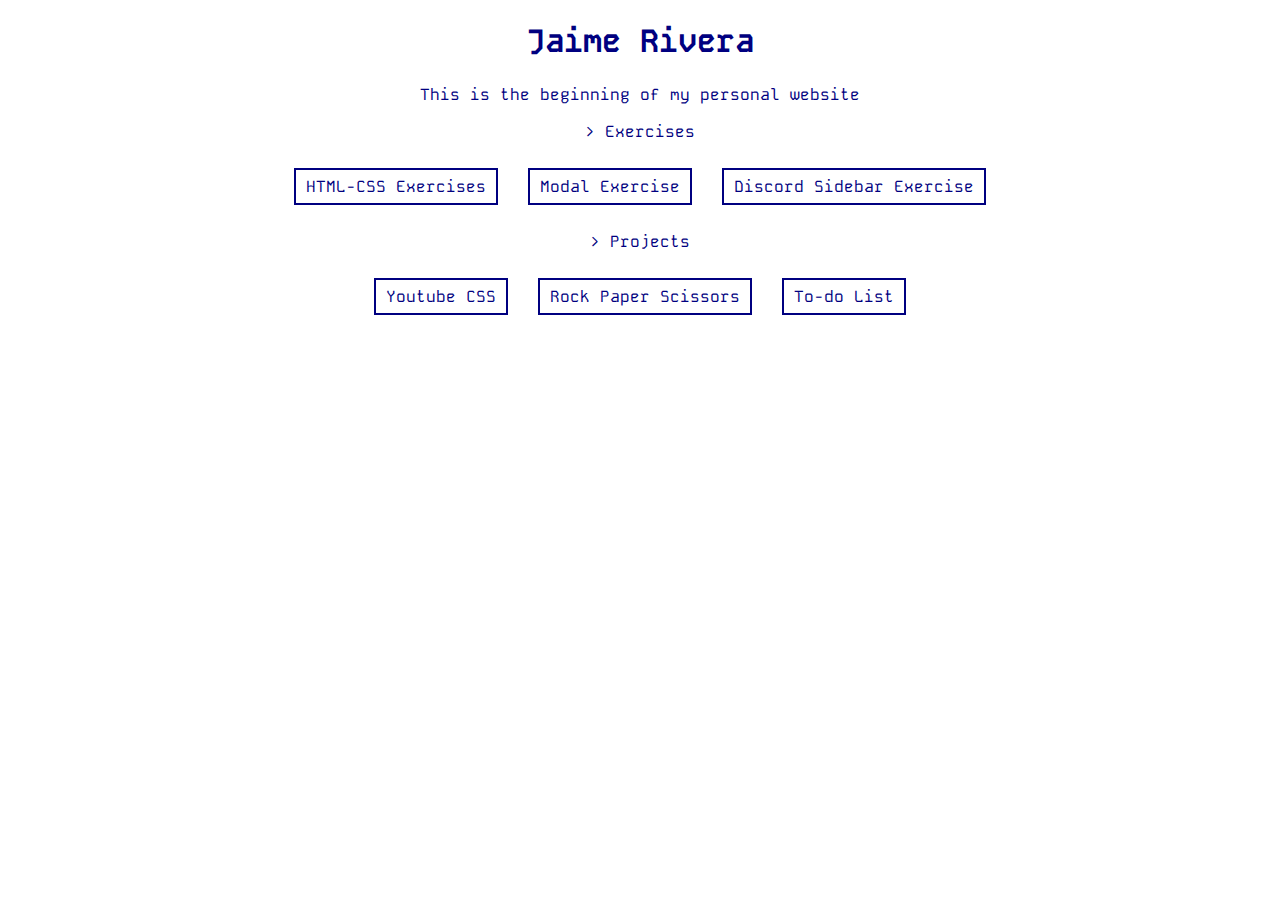
<file: index.html>
<!DOCTYPE html>
<html>
  <head>
    <title>Personal Site</title>

    <!--Import "Kode Mono" font-->
    <link rel="preconnect" href="https://fonts.googleapis.com">
    <link rel="preconnect" href="https://fonts.gstatic.com" crossorigin>
    <link href="https://fonts.googleapis.com/css2?family=Kode+Mono:wght@400..700&display=swap" rel="stylesheet">

    <link rel="stylesheet" href="styles/index.css">
  </head>
  <body>
    <h1>Jaime Rivera</h1>
    <p>This is the beginning of my personal website</p>

    <p>&#62; Exercises</p>
    <a href="/Personal-Website/exercise.html"><button class="selection">HTML-CSS Exercises</button></a>
    <a href="/Personal-Website/modal-exercise.html"><button class="selection">Modal Exercise</button></a>
    <a href="/Personal-Website/discord-sidebar-exercise.html"><button class="selection">Discord Sidebar Exercise</button></a>
    <!--<a href="https://www.youtube.com" target="_blank">Link to YouTube</a>-->

    <p>&#62; Projects</p>
    <a href="/Personal-Website/youtube.html"><button class="selection">Youtube CSS</button></a>
    <a href="/Personal-Website/10-rock-paper-scissors.html"><button class="selection">Rock Paper Scissors</button></a>
    <a href="/Personal-Website/11-todo-list.html"><button class="selection">To-do List</button></a>
  </body>
</html>
</file>
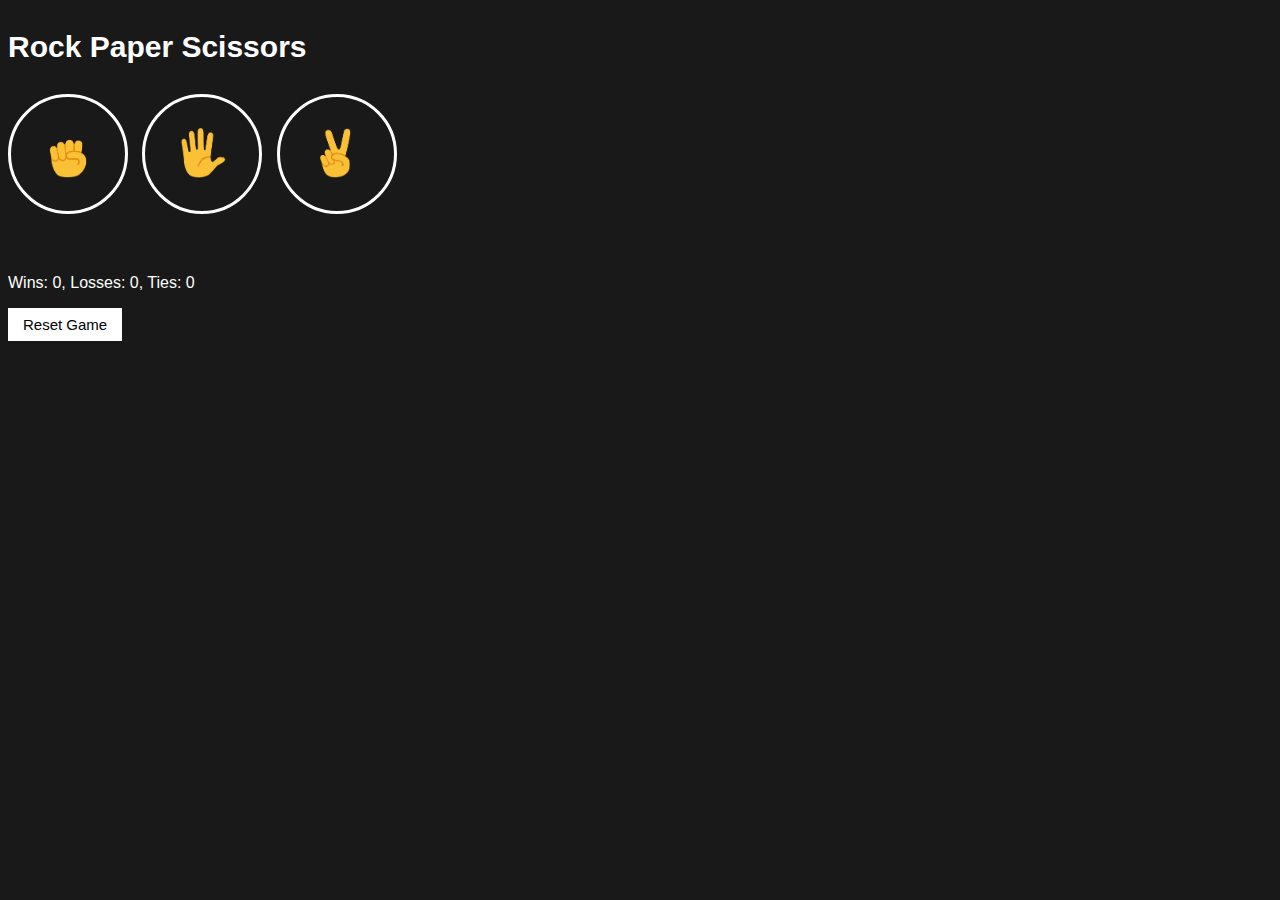
<file: 10-rock-paper-scissors.html>
<!DOCTYPE html>
<html>
  <head>
    <title>RPS</title>
    <link rel="stylesheet" href="styles/10-rock-paper-scissors.css">
  </head>
  <body>
    <p class="title">Rock Paper Scissors</p>

    <button class="move-button"
    onclick="
      playGame('rock');
    "><img class="move-icon" src="pictures/rock-emoji.png"></button>

    <button class="move-button"
    onclick="
      playGame('paper');
    "><img class="move-icon" src="pictures/paper-emoji.png"></button>

    <button class="move-button"
    onclick="
      playGame('scissors');
    "><img class="move-icon" src="pictures/scissors-emoji.png"></button>

    <p class="js-result result"></p>
    <p class="js-moves moves"></p>
    <p class="js-score score"></p>

    <button class="reset-score-button" onclick="
      resetScore();
      localStorage.removeItem('score');
      updateScoreElement();
    ">Reset Game</button>

    <script src="scripts/10-rock-paper-scissors.js"></script>
  </body>
</html>
</file>
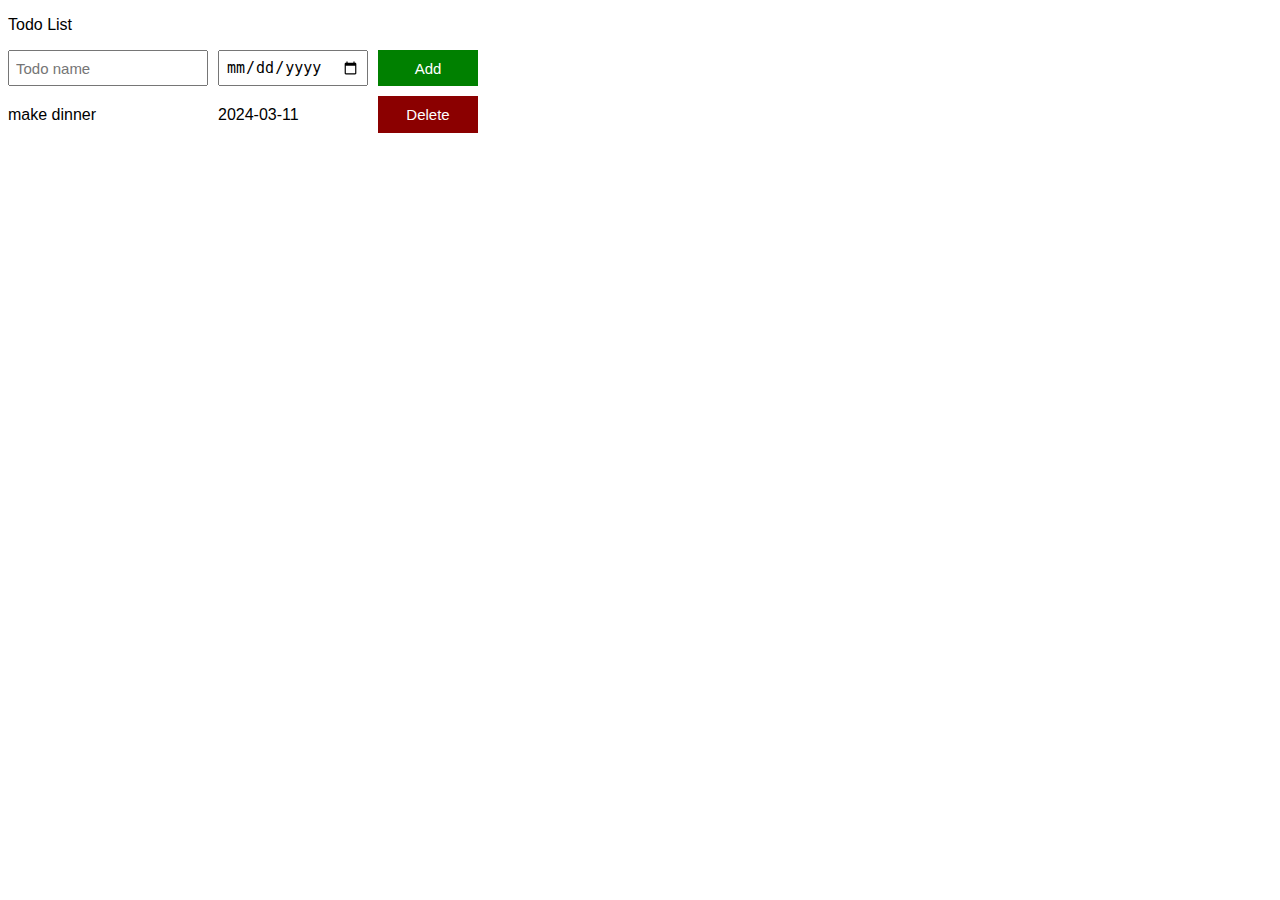
<file: 11-todo-list.html>
<!DOCTYPE html>
<html>
  <head>
    <title>Todo List</title>

    <link rel="stylesheet" href="styles/11-todo-list.css">
  </head>
  <body>
    <p>Todo List</p>

    <div class="todo-input-grid">
      <input placeholder="Todo name" class="js-name-input name-input">
      <input type="date" class="js-date-input due-date-input">
      <button onclick="
        addTodo();
      " class="add-todo-button">Add</button>
    </div>

    <div class="js-todo-list todo-grid"></div>

    <script src="scripts/11-todo-list.js"></script>
  </body>
</html>
</file>
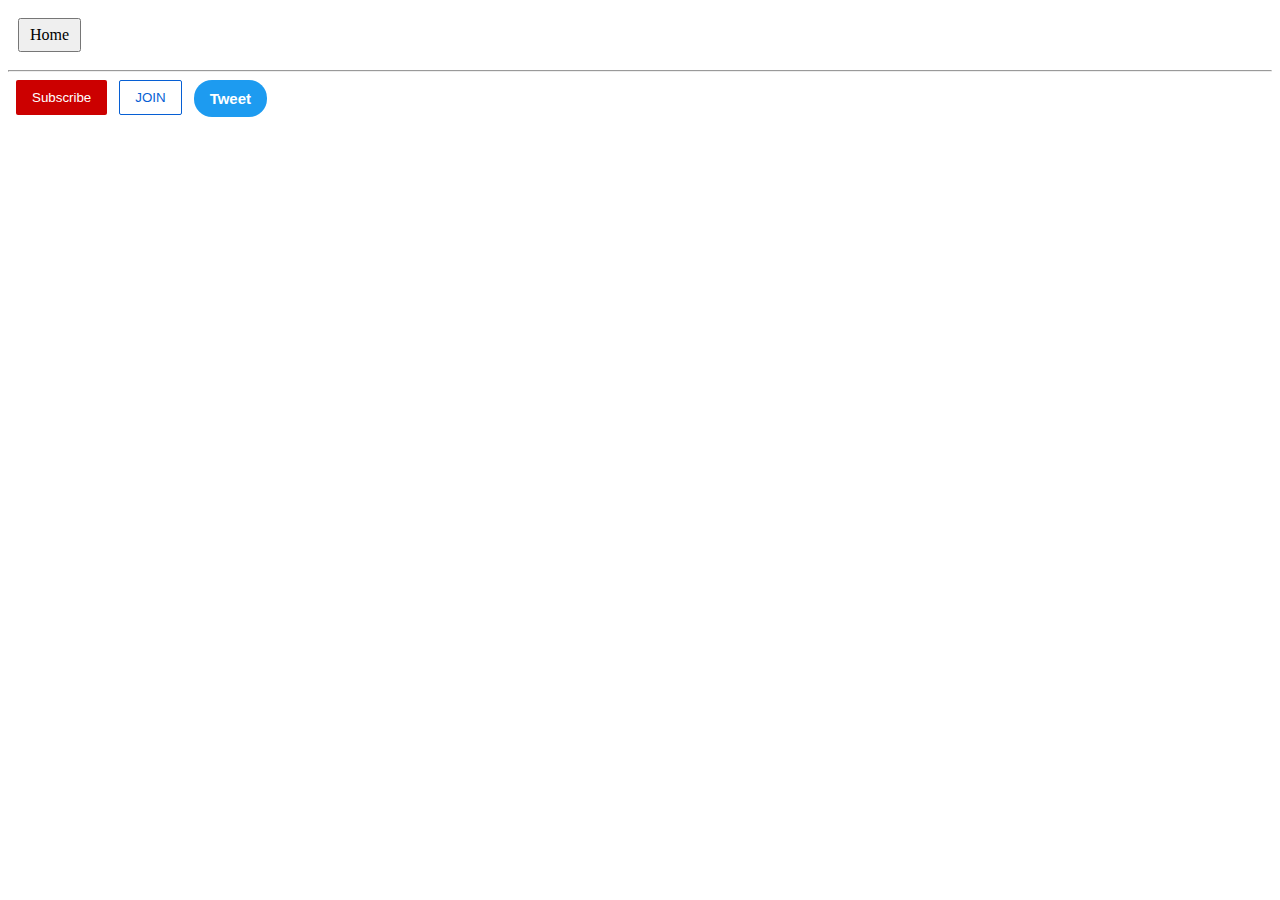
<file: buttons.html>
<!DOCTYPE html>
<html>
  <head>
    <title>Buttons Practice</title>
    
    <!--Void element: don't need closing tag-->
    <!--rel=relation. what kind of thing are we linking in?-->
    <!--href. what file are we going to link into the rel file-->
    <!--href looks for files next to where this file is located-->
    <!--href can sort into files but needs to be specified-->
    <link rel="stylesheet" href="styles/buttons.css">

  </head>
  <body>
    <a href="/Personal-Website/index.html"><button class="home">Home</button></a>
    <hr>

    <!--Class attribute lets you label HTML elements-->
    <button class="subscribe-button">Subscribe</button>
    <button class="join-button">JOIN</button>
    <button class="tweet-button">Tweet</button>
  </body>
</html>
</file>
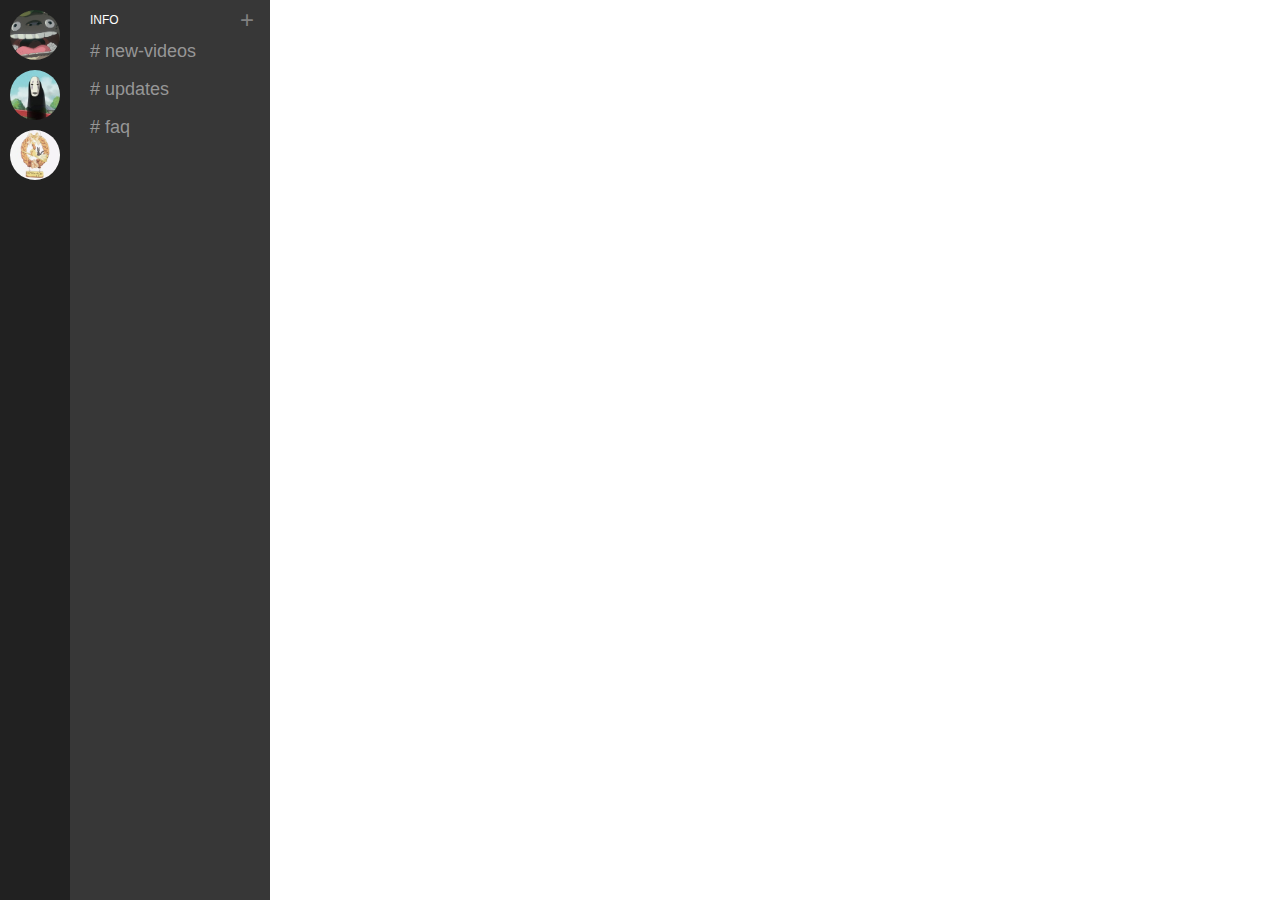
<file: discord-sidebar-exercise.html>
<!DOCTYPE html>
<html>
  <head>
    <title>Discord Sidebar Exercise</title>

    <style>
      .servers-sidebar {
        position: fixed;
        top: 0px;
        bottom: 0px;
        left: 0px;
        width: 70px;
        background-color: rgb(33, 33, 33);
        padding-top: 10px;
        gap: 10px;

        display: flex;
        flex-direction: column;
        align-items: center;
      }
      
      .server-icon {
        width: 50px;
        height: 50px;
        border-radius: 25px;
        object-fit: cover;
        cursor: pointer;
      }

      .channels-sidebar {
        position: fixed;
        top: 0px;
        bottom: 0px;
        left: 70px;
        width: 200px;
        background-color: rgb(55, 55, 55);
        display: flex;
        flex-direction: column;
      }

      .channels-header {
        display: flex;
        justify-content: space-between;
        align-items: center;

        padding: 5px 10px 5px 20px;
      }

      .channels-header-text {
        color: white;
        font-family: Arial, Helvetica, sans-serif;
        font-size: 12px;
      }

      .channels-header-add {
        color: gray;
        background-color: rgb(55, 55, 55);
        border: none;
        font-size: 24px;
        cursor: pointer;
      }

      .channel {
        padding-left: 20px;
        margin-bottom: 15px;
        color: rgb(150, 150, 150);
        font-family: Arial, Helvetica, sans-serif;
        font-size: 18px;
        width: fit-content;
        background-color: rgb(55, 55, 55);
        border: none;
        cursor: pointer;
      }

    </style>
  </head>
  <body>
    <div class="servers-sidebar">
      <img class="server-icon" src="pictures/My-Neighbor-Totoro.jpg">
      <img class="server-icon" src="pictures/no-face.jpg">
      <img class="server-icon" src="pictures/kiki-sign.jpg">
    </div>
    <div class="channels-sidebar">
      <div class="channels-header">
        <div class="channels-header-text">INFO</div>
        <button class="channels-header-add">+</button>
      </div>
      <button class="channel"># new-videos</button>
      <button class="channel"># updates</button>
      <button class="channel"># faq</button>
    </div>
  </body>
</html>
</file>
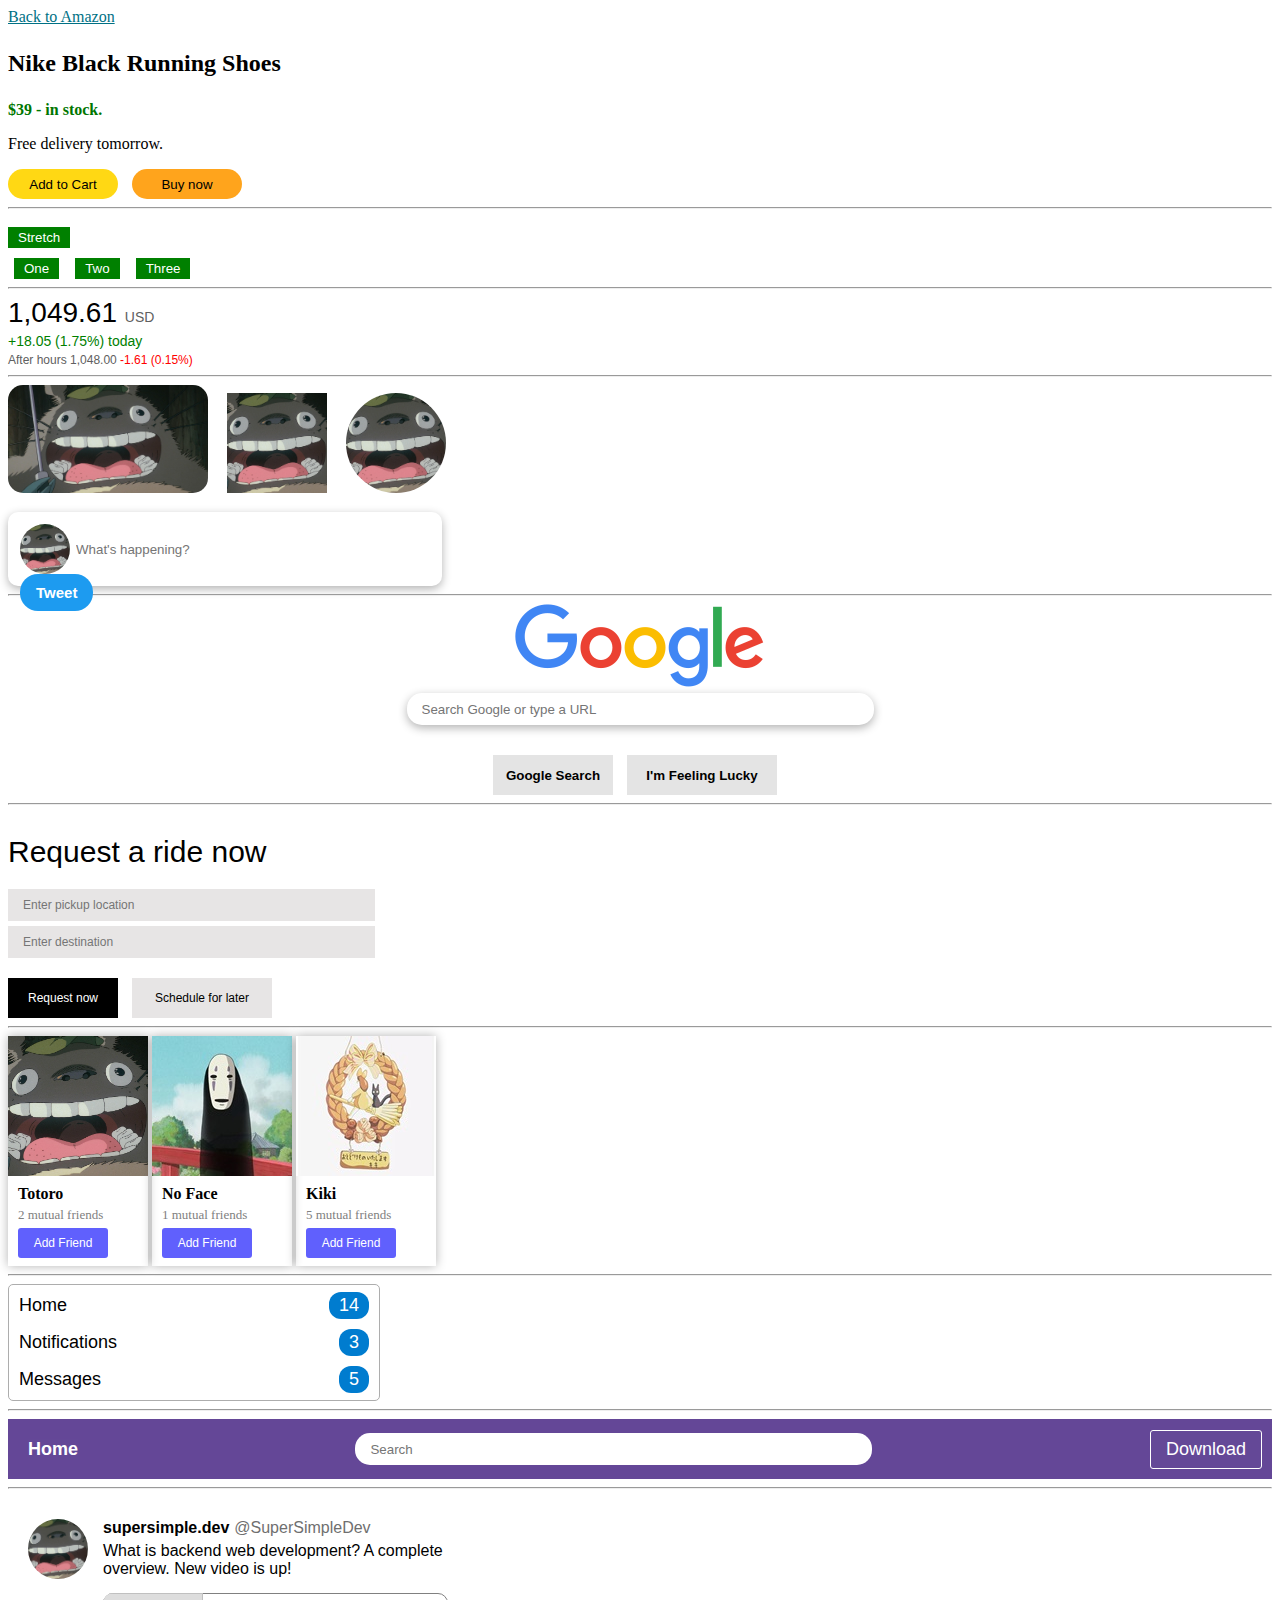
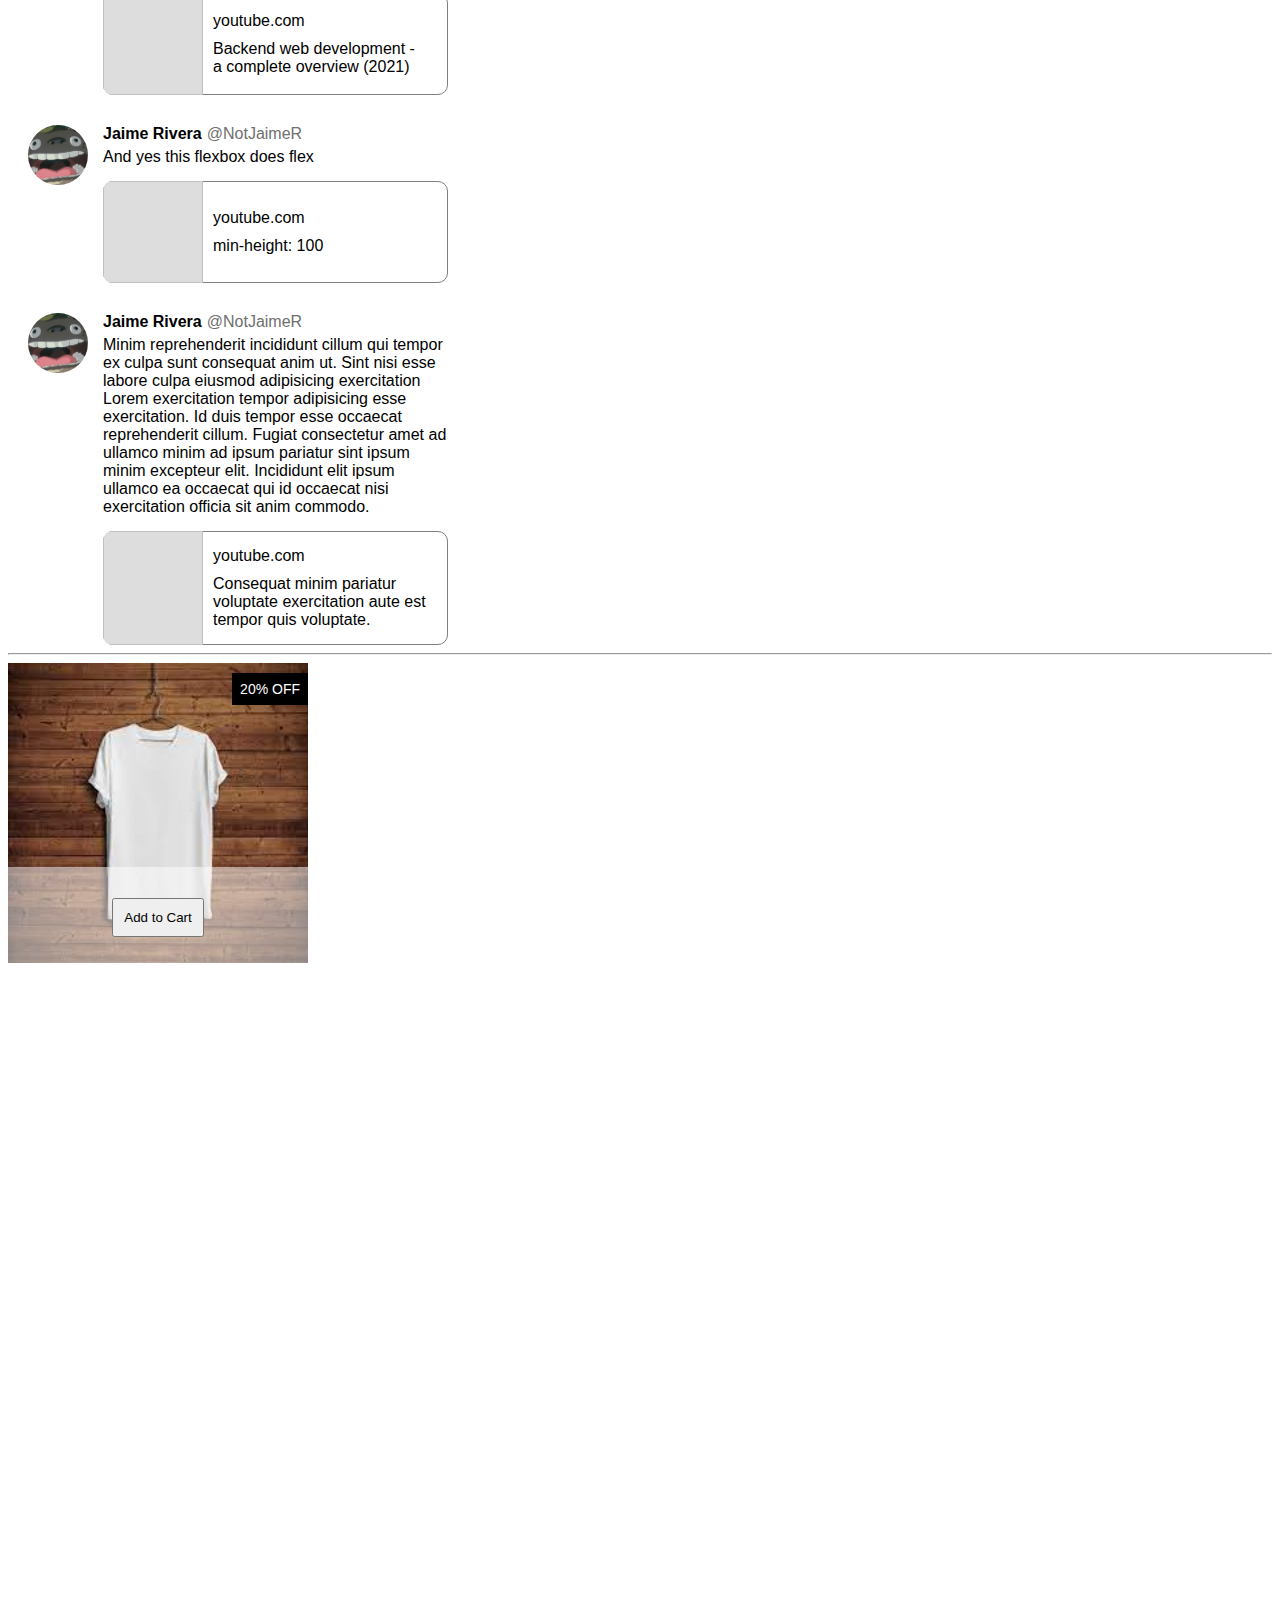
<file: exercise.html>
<!DOCTYPE html>
<html>
  <head>
    <title> Exercises </title>

    <link rel="stylesheet" href="styles/exercise.css">
  </head>
  <body>
    <!-- Exercise 1g-->
    <a class="link-text" href="https://www.amazon.com">Back to Amazon</a>
    <p class="title-text">Nike Black Running Shoes</p>
    <p class="price-text">$39 - in stock.</p>
    <p>Free delivery tomorrow.</p>
    <button class="cart-button">Add to Cart</button>
    <button class="purchase-button">Buy now</button>

    <hr>
    <button class="stretch-button">Stretch</button>

    <br>
    <button class="expand-button">One</button>
    <button class="expand-button">Two</button>
    <button class="expand-button">Three</button>

    <hr>
    <p class="stock">1,049.61 <span class="currency">USD</span></p>
    <p class="today-delta-stock">+18.05 (1.75%) today</p>
    <p class="after-stock">After hours 1,048.00 <span class="after-delta-stock">-1.61 (0.15%)</span></p>
  
    <hr>
    <img class="rounded-img" src="pictures/My-Neighbor-Totoro.jpg">
    <img class="centered-img" src="pictures/My-Neighbor-Totoro.jpg">
    <img class="circle-img" src="pictures/My-Neighbor-Totoro.jpg">
 
    <br>
    <div class="x-box">
      <img class="x-circle-img" src="pictures/My-Neighbor-Totoro.jpg">
      <input class="x-text" type="text" placeholder="What's happening?">
      <button class="tweet-button">Tweet</button>
    </div>

    <hr>
    <div class="google-box">
      <img src="pictures/Google_2015_logo.png">
    </div>
    <div class="google-box">
      <input class="google-search-bar" type="text" placeholder="Search Google or type a URL">
    </div>
    <div class="google-box">
      <button class="google-search">Google Search</button>
      <button class="google-lucky">I'm Feeling Lucky</button>
    </div>

    <hr>
    <p class="uber-text">Request a ride now</p>
    <input class="uber-location" type="text" placeholder="Enter pickup location">
    <input class="uber-destination" type="text" placeholder="Enter destination">
    <button class="uber-request">Request now</button>
    <button class="uber-schedule">Schedule for later</button>

    <hr>
    <div class="friend-box">
      <img class="friend-img" src="pictures/My-Neighbor-Totoro.jpg">
      <p class="friend-name">Totoro</p>
      <p class="friend-mutual">2 mutual friends</p>
      <button class="friend-add">Add Friend</button>
    </div>

    <div class="friend-box">
      <img class="friend-img" src="pictures/no-face.jpg">
      <p class="friend-name">No Face</p>
      <p class="friend-mutual">1 mutual friends</p>
      <button class="friend-add">Add Friend</button>
    </div>

    <div class="friend-box">
      <img class="friend-img" src="pictures/kiki-sign.jpg">
      <p class="friend-name">Kiki</p>
      <p class="friend-mutual">5 mutual friends</p>
      <button class="friend-add">Add Friend</button>
    </div>

    <hr>
    <div class="ex12e-outer-flexbox">
      <div class="ex12e-inner-flexbox">
        <div class="ex12e-left-section">
          Home
        </div>
        <div class="ex12e-notification-bubble">
          14
        </div>
      </div>

      <div class="ex12e-inner-flexbox">
        <div class="ex12e-left-section">
          Notifications
        </div>
        <div class="ex12e-notification-bubble">
          3
        </div>
      </div>

      <div class="ex12e-inner-flexbox">
        <div class="ex12e-left-section">
          Messages
        </div>
        <div class="ex12e-notification-bubble">
          5
        </div>
      </div>
    </div>

    <hr>
    <div class="ex12f-flexbox">
      <p class="ex12f-home">Home</p>
      <input class="ex12f-search" type="text" placeholder="Search">
      <button class="ex12f-download">Download</button>
    </div>
     
    <hr>
    <div class="ex13g-flexbox">
      <img class="ex13g-profile-img" src="pictures/My-Neighbor-Totoro.jpg">
      <div class="ex13g-right-section">
        <div class="ex13g-header">
          <div class="ex13g-name">supersimple.dev</div>
          <div class="ex13g-username">@SuperSimpleDev</div>
        </div>
        <div class="ex13g-tweet">What is backend web development? A complete overview. New video is up!</div>
        <div class="ex13g-link-box">
          <img class="ex13g-link-img">
          <div class="ex13g-link-right-section">
            <p class="ex13g-link-url">youtube.com</p>
            <p class="ex13g-link-text">Backend web development - a complete overview (2021)</p>
          </div>
        </div>
      </div>
    </div>

    <div class="ex13g-flexbox">
      <img class="ex13g-profile-img" src="pictures/My-Neighbor-Totoro.jpg">
      <div class="ex13g-right-section">
        <div class="ex13g-header">
          <div class="ex13g-name">Jaime Rivera</div>
          <div class="ex13g-username">@NotJaimeR</div>
        </div>
        <div class="ex13g-tweet">And yes this flexbox does flex</div>
        <div class="ex13g-link-box">
          <img class="ex13g-link-img">
          <div class="ex13g-link-right-section">
            <p class="ex13g-link-url">youtube.com</p>
            <p class="ex13g-link-text">min-height: 100</p>
          </div>
        </div>
      </div>
    </div>

    <div class="ex13g-flexbox">
      <img class="ex13g-profile-img" src="pictures/My-Neighbor-Totoro.jpg">
      <div class="ex13g-right-section">
        <div class="ex13g-header">
          <div class="ex13g-name">Jaime Rivera</div>
          <div class="ex13g-username">@NotJaimeR</div>
        </div>
        <div class="ex13g-tweet">Minim reprehenderit incididunt cillum qui tempor ex culpa sunt consequat anim ut. Sint nisi esse labore culpa eiusmod adipisicing exercitation Lorem exercitation tempor adipisicing esse exercitation. Id duis tempor esse occaecat reprehenderit cillum. Fugiat consectetur amet ad ullamco minim ad ipsum pariatur sint ipsum minim excepteur elit. Incididunt elit ipsum ullamco ea occaecat qui id occaecat nisi exercitation officia sit anim commodo.</div>
        <div class="ex13g-link-box">
          <img class="ex13g-link-img">
          <div class="ex13g-link-right-section">
            <p class="ex13g-link-url">youtube.com</p>
            <p class="ex13g-link-text">Consequat minim pariatur voluptate exercitation aute est tempor quis voluptate.</p>
          </div>
        </div>
      </div>
    </div>

    <hr>
    <div class="sale-container">
      <img class="sale-img" src="pictures/t-shirt.jpg">
      <div class="sale-text">
        20% OFF
      </div>
      <div class="sale-footer">
        <button class="sale-cart-button"> Add to Cart</button>
      </div>
    </div>

  </body>
</html>
</file>
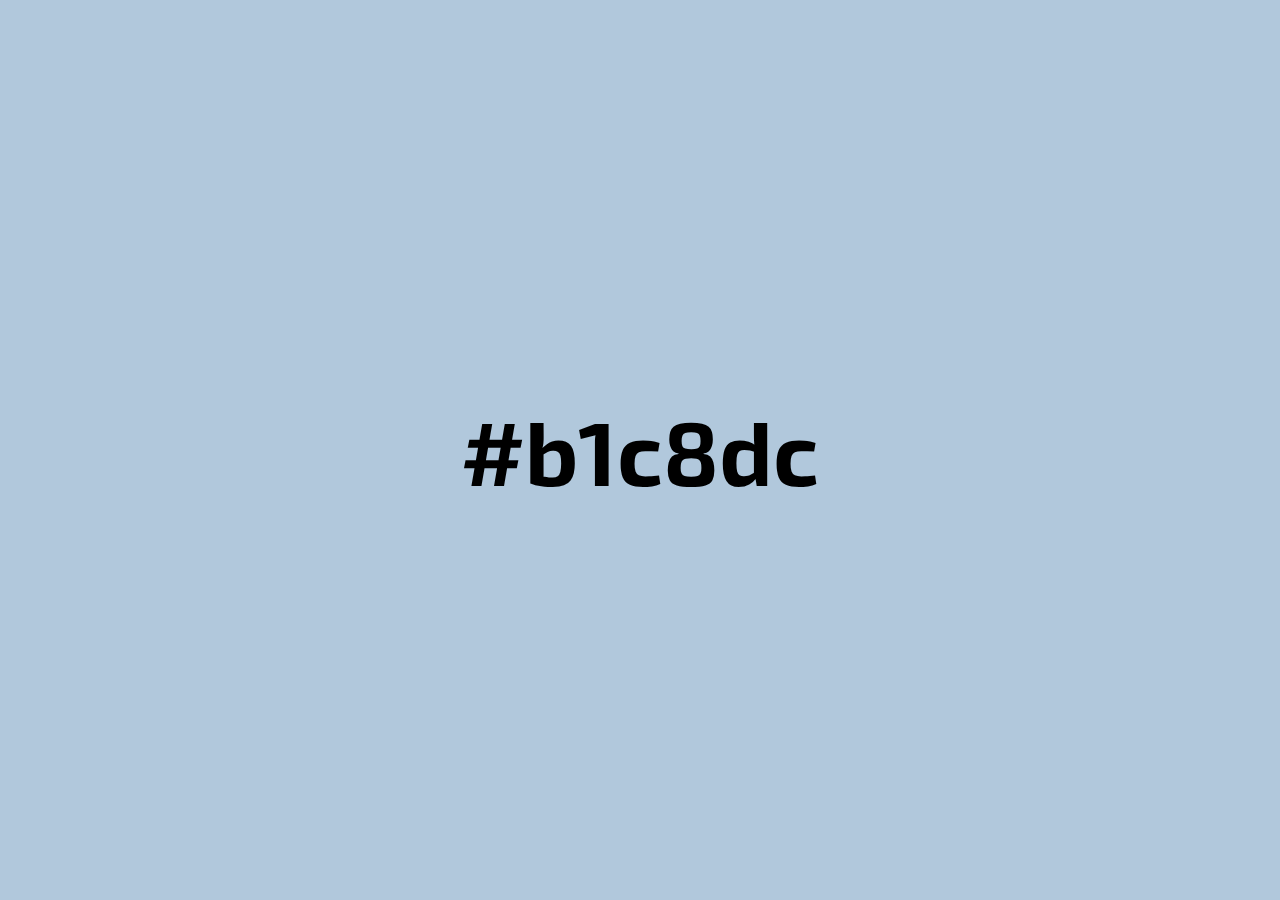
<file: flash.html>
<!DOCTYPE html>
<html>
  <head>
    <title>warning</title>

    <link rel="preconnect" href="https://fonts.googleapis.com">
    <link rel="preconnect" href="https://fonts.gstatic.com" crossorigin>
    <link href="https://fonts.googleapis.com/css2?family=Exo+2:ital,wght@0,100..900;1,100..900&display=swap" rel="stylesheet">

    <style>
      body {
        margin: 0;
      }

      .hex-code {
        display: flex;
        align-items: center;
        justify-content: center;
        height: 100vh;
        font-size: 10vh;
        font-weight: 700;
        font-family: "Exo 2", sans-serif;
      }
    </style>
  </head>
  <body>
    <div class="js-hex-code hex-code"></div>
    <script>
      const hexColor = '#'+(Math.random() * 0xFFFFFF << 0).toString(16).padStart(6, '0');
      console.log(hexColor);

      document.body.style.backgroundColor = `${hexColor}`;
      document.querySelector('.js-hex-code').innerText = hexColor;
    </script>
  </body>
</html>
</file>
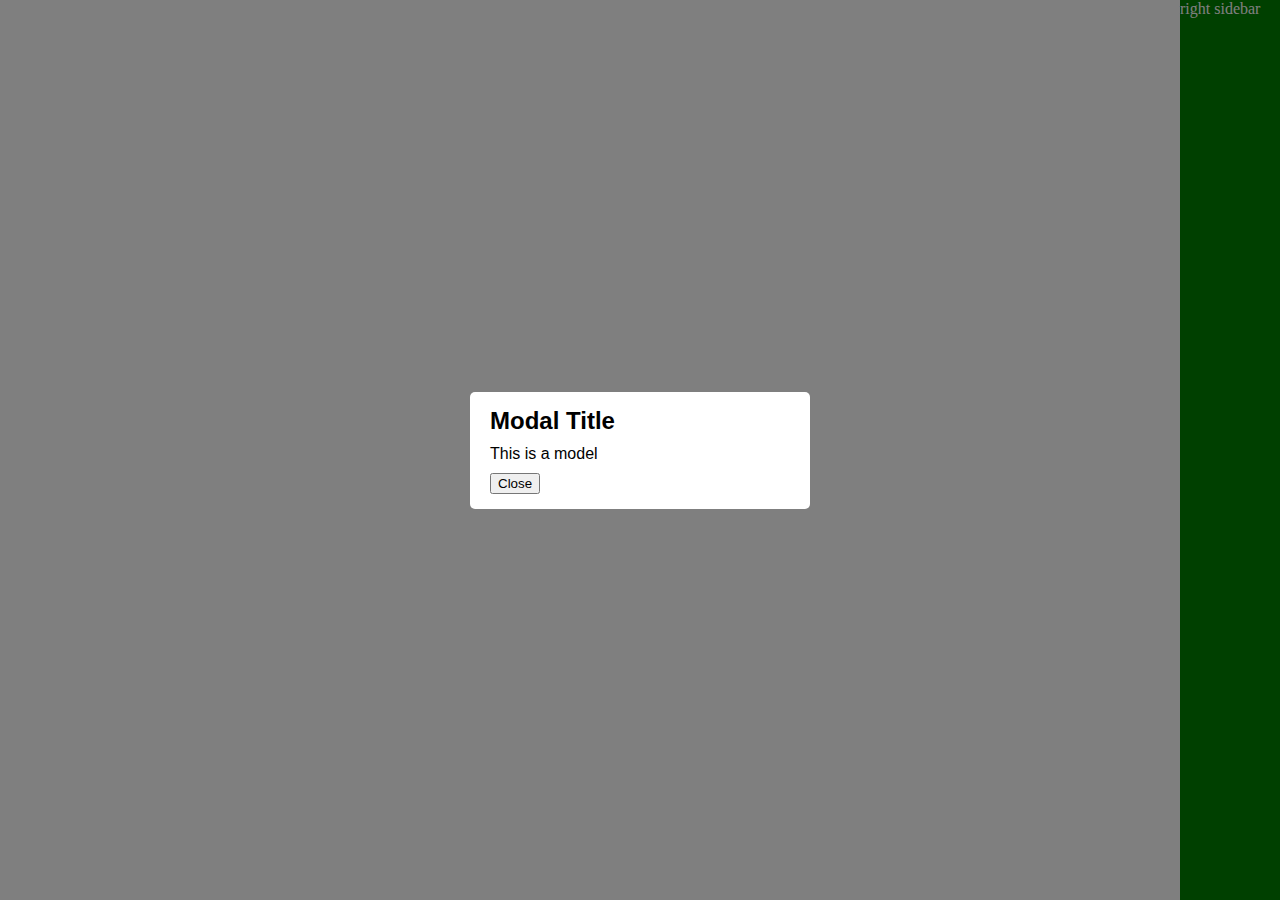
<file: modal-exercise.html>
<!DOCTYPE html>
<html>
  <head>
    <title>14d exercise</title>

    <style>
      .sidebar {
        background-color: green;
        color: white;
        position: fixed;
        top: 0px;
        right: 0px;
        bottom: 0px;
        width: 100px;
      }

      .modal-background {
        background-color: rgba(0, 0, 0, 0.5);
        position: fixed;
        top: 0px;
        bottom: 0px;
        left: 0px;
        right: 0px;

        display: flex;
        justify-content: center;
        align-items: center;
      }

      /*-----My Solution-----*/
      .modal {
        font-family: Arial; 
        background-color: white;
        display: flex;
        flex-direction: column;
        justify-content: space-between;
        width: 300px;
        border-radius: 5px;
        gap: 10px;

        padding: 15px 20px 15px 20px;
      }

      .modal-title {
        font-weight: bold;
        font-size: 24px;
      }

      .modal-close-button {
        width:fit-content;
      }

      /*-----Exercise Solution-----*/
      /*
      .modal {
        background-color: white;
        width: 300px;
        padding-top: 15px;
        padding-bottom: 15px;
        padding-left: 15px;
        padding-right: 15px;
        border-radius: 5px;
      }

      .modal-title {
        font-family: Arial;
        font-weight: bold;
        font-size: 24px;
        margin-bottom: 12px;
      }

      .modal-text {
        font-family: Arial;
        margin-bottom: 12px;
      }
      */
    </style>
  </head>
  <body>
    <div class="sidebar">
      right sidebar
    </div>

    <div class="modal-background">
      <div class="modal">
        <div class="modal-title">Modal Title</div>
        <div class="modal-text">This is a model</div>
        <button class="modal-close-button">Close</button>
      </div>
    </div>
  </body>
</html>
</file>
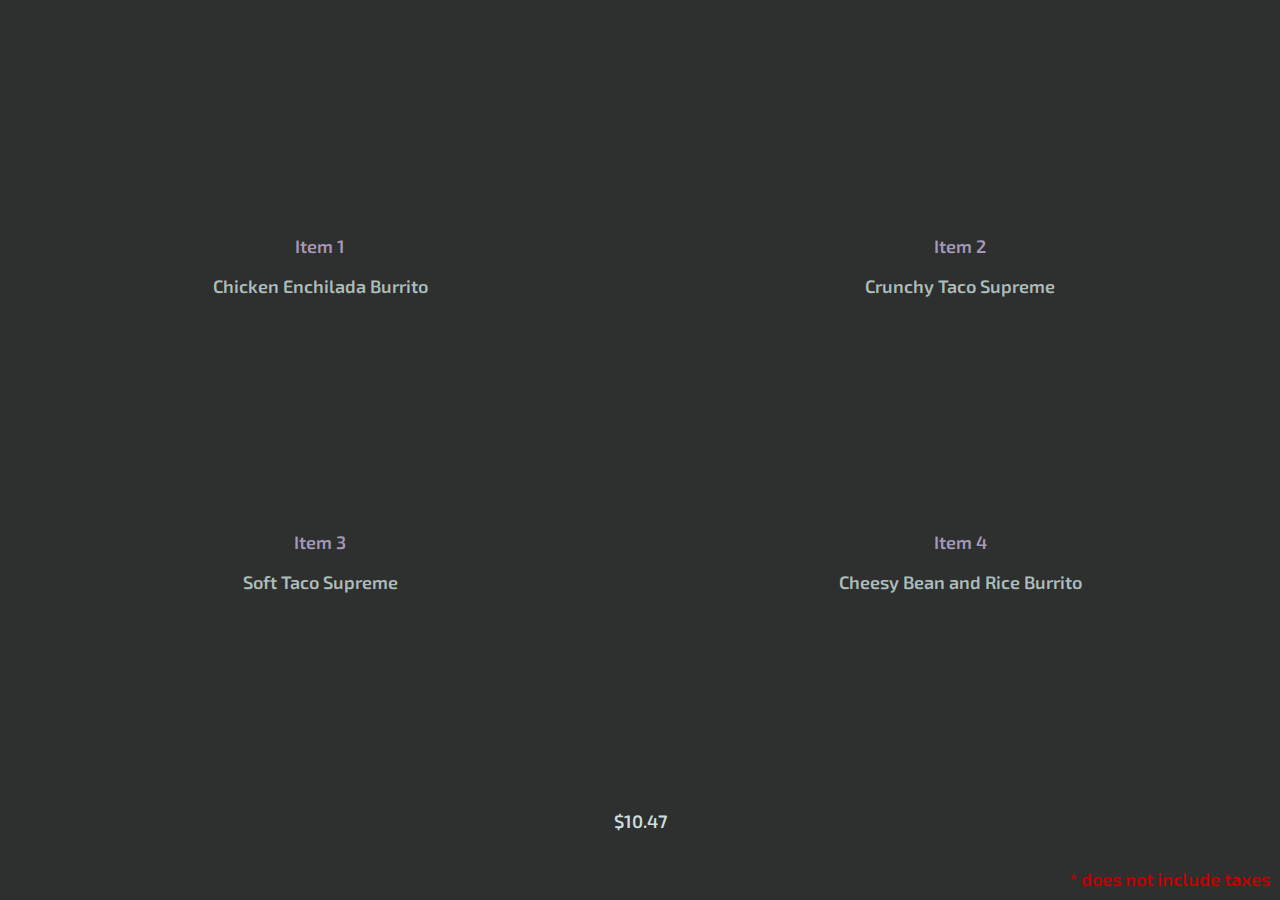
<file: random-taco-bell-order.html>
<!DOCTYPE html>
<html>
  <head>
    <title>Random Order</title>

    <link rel="preconnect" href="https://fonts.googleapis.com">
    <link rel="preconnect" href="https://fonts.gstatic.com" crossorigin>
    <link href="https://fonts.googleapis.com/css2?family=Exo+2:ital,wght@0,100..900;1,100..900&display=swap" rel="stylesheet">

    <style>
      body {
        margin: 0;
        font-family: "Exo 2", sans-serif;
        font-optical-sizing: auto;
        font-weight: 600;
        font-style: normal;
        font-size: 2vh;

        background-color: #2e2f2f;
        color: #acbdba;
      }

      .container {
        display: grid;
        grid-template-columns: 1fr 1fr;
        justify-content: space-evenly;
        justify-items: center;
        align-content: space-evenly;
        align-items: center;
        
        height: 90vh;
        margin: 0;
      }

      .inner-container {
        display: flex;
        flex-direction: column;
        align-items: center;
      }

      .item-header {
        color: #a599b5;
      }

      .total-cost {
        display: flex;
        align-items: top;
        justify-content: center;
        height: 10vh;
        margin: 0;

        color: #CDDDDD;
      }

      .warning-text {
        position: absolute;
        bottom: 10px;
        right: 10px;
        color: rgb(192, 1, 1);
      }
    </style>
  </head>
  <body>
    <div class="container">
      <div class="inner-container">
        <p class="item-header">Item 1</p>
        <div class="js-item1 item1"></div>
      </div>
      <div class="inner-container">
        <p class="item-header">Item 2</p>
        <div class="js-item2 item2"></div>
      </div>
      <div class="inner-container">
        <p class="item-header">Item 3</p>
        <div class="js-item3 item3"></div>
      </div>
      <div class="inner-container">
        <p class="item-header">Item 4</p>
        <div class="js-item4 item4"></div>
      </div>
    </div>
    <div class="js-total-cost total-cost"></div>
    <div class="warning-text">* does not include taxes</div>
    <script>
      document.querySelector('.js-item1').innerText = 'Item 1'
      document.querySelector('.js-item2').innerText = 'Item 2'
      document.querySelector('.js-item3').innerText = 'Item 3'
      document.querySelector('.js-item4').innerText = 'Item 4'

      fetch('tacobell-menu.json').then(function (response) {
        return response.json();
      }).then(function (obj) {
        console.log(obj);
        let total = 0;

        for (let i = 0; i < 4; i++) {
          const randomItemNumber = Math.floor(Math.random() * obj.menu.length);
          document.querySelector(`.js-item${i+1}`).innerText = obj.menu[`${randomItemNumber}`].item;
          total += Number(obj.menu[`${randomItemNumber}`].price) * 100;
        }
        document.querySelector('.js-total-cost').innerText = '$' + (total / 100);
      }).catch(function (error) {
        console.error('Something went wrong with retrieving the menu');
        console.error(error);
      })

    </script>
  </body>
</html>
</file>
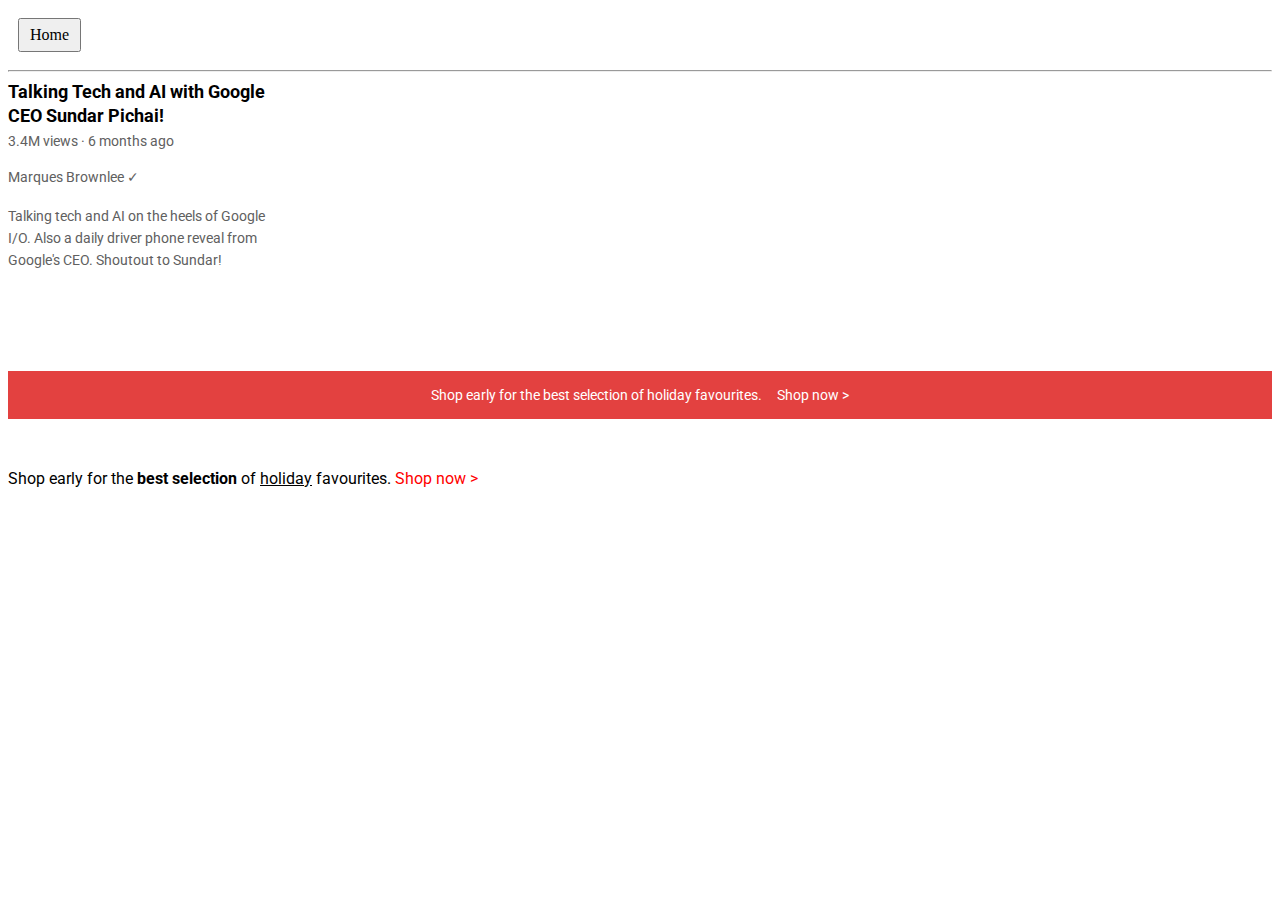
<file: text.html>
<!DOCTYPE html>
<html>
  <head>
    <!--google "google fonts"-->
    <!--select what fonts wanted-->
    <!--copy code and paste in <head>-->
    <!--font imported: Roboto-->
    <link rel="preconnect" href="https://fonts.googleapis.com">
    <link rel="preconnect" href="https://fonts.gstatic.com" crossorigin>
    <link href="https://fonts.googleapis.com/css2?family=Roboto:wght@400;700&display=swap" rel="stylesheet">

    <title>Text Practice</title>

    <link rel="stylesheet" href="styles/text.css">
  </head>
  <body>
    <a href="/Personal-Website/index.html"><button class="home">Home</button></a>
    <hr>
    
    <p class="video-title">
      Talking Tech and AI with Google CEO Sundar Pichai!
    </p>
    
    <!--google "HTML entity <search special icon>"-->
    <p class="video-stats">
      3.4M views &#183; 6 months ago
    </p>
    
    <p class="video-author">
      Marques Brownlee &#10003;
    </p>
    
    <p class="video-description">
      Talking tech and AI on the heels of Google I/O. Also a daily driver phone reveal from Google's CEO. Shoutout to Sundar!
    </p>
    
    <p class="apple-text">
      Shop early for the best selection of holiday favourites. <span class="shop-link">Shop now &#62;</span>
    </p>
    
    
    <!--Text element-->
    <!--<strong></strong> creates bolded text -->
    <!--<u></u> created underlined text element-->
    <!--<span></span> is generic text element. no styles. Useful because can give class-->
    <p>
      Shop early for the <strong>best selection</strong> of <u>holiday</u> favourites. <span class="span-example">Shop now &#62;</span>
    </p>
  </body>
</html>
</file>
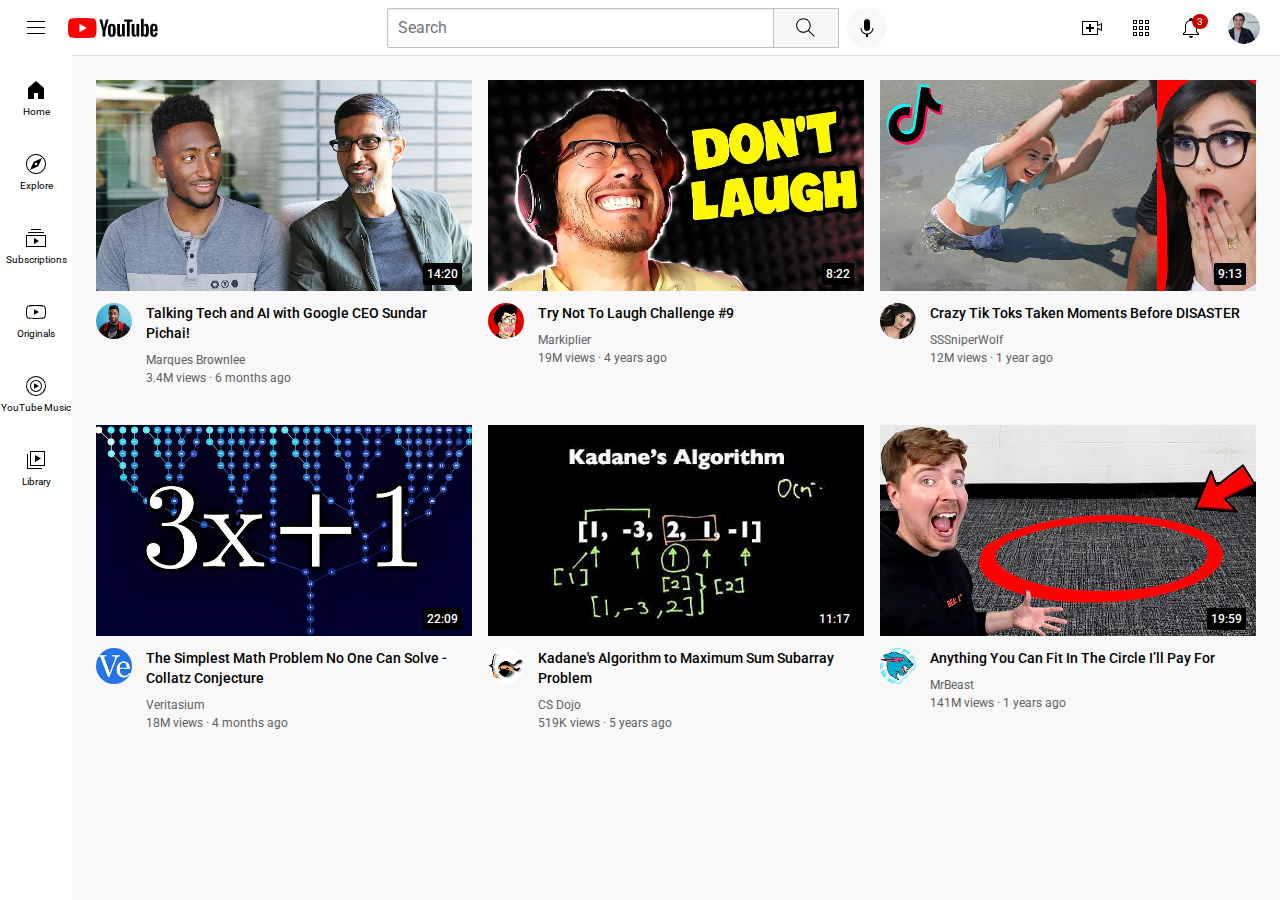
<file: youtube.html>
<!DOCTYPE html>
<html>
  <head>
    <title>YouTube.com Clone</title>

    <!--Import Roboto Font-->
    <link rel="preconnect" href="https://fonts.googleapis.com">
    <link rel="preconnect" href="https://fonts.gstatic.com" crossorigin>
    <link href="https://fonts.googleapis.com/css2?family=Roboto:wght@400;500;700&display=swap" rel="stylesheet">

    <link rel="stylesheet" href="styles/general.css">
    <link rel="stylesheet" href="styles/header.css">
    <link rel="stylesheet" href="styles/sidebar.css">
    <link rel="stylesheet" href="styles/video.css">

  </head>
  <body>
    <!--header works same as div but useful for robots-->
    <header class="header">
      <div class="left-section">
        <img class="hamburger-menu" src="icons/hamburger-menu.svg">
        <img class="youtube-logo" src="icons/youtube-logo.svg">
      </div>
      <div class="middle-section">
        <input class="search-bar" type="text" placeholder="Search">
        <button class="search-button">
          <img class="search-icon" src="icons/search.svg">
          <div class="tooltip">Search</div>
        </button>
        <button class="voice-search-button">
          <img class="voice-search-icon"src="icons/voice-search-icon.svg">
          <div class="tooltip">Search with your voice</div>
        </button>
      </div>
      <div class="right-section">
        <div class="upload-icon-container">
          <img class="upload-icon" src="icons/upload.svg">
          <div class="tooltip">Create</div>
        </div>

        <div class="youtube-apps-icon-container">
          <img class="youtube-apps-icon" src="icons/youtube-apps.svg">
          <div class="tooltip">YouTube apps</div>
        </div>

        <div class="notifications-icon-container">
          <img class="notifications-icon" src="icons/notifications.svg">
          <div class="notifications-count">3</div>
          <div class="tooltip">Notifications</div>
        </div>
        <img class="current-user-picture" src="channel-pictures/my-channel.jpeg">
      </div>
    </header>

    <!--nav works same as div but useful for robots-->
    <nav class="sidebar">
      <div class="sidebar-link">
        <img src="icons/home.svg">
        <div>Home</div>
      </div>
      <div class="sidebar-link">
        <img src="icons/explore.svg">
        <div>Explore</div>
      </div>
      <div class="sidebar-link">
        <img src="icons/subscriptions.svg">
        <div>Subscriptions</div>
      </div>
      <div class="sidebar-link">
        <img src="icons/originals.svg">
        <div>Originals</div>
      </div>
      <div class="sidebar-link">
        <img src="icons/youtube-music.svg">
        <div>YouTube Music</div>
      </div>
      <div class="sidebar-link">
        <img src="icons/library.svg">
        <div>Library</div>
      </div>
    </nav>

    <!--main portion of the page-->
    <!--video-grid is a section of the page-->
    <!--These are useful for search algorithms-->
    <main>
      <section class="video-grid">
        <div class="video-preview">
          <div class="thumbnail-row">
            <img class="thumbnail" src="thumbnails/thumbnail-1.webp">
            <div class="video-time">14:20</div>
          </div>
          <div class="video-info-grid">
            <div class="channel-picture">
              <img class="profile-picture" src="channel-pictures/channel-1.jpeg">
              <div class="channel-tooltip">
                <img class="channel-tooltip-picture" src="channel-pictures/channel-1.jpeg">
                <div class="channel-tooltip-right-section">
                  <div class="channel-tooltip-name">Marques Brownlee</div>
                  <div class="channel-tooltip-subscribers">15M subscribers</div>
                </div>
              </div>
            </div>
            <div class="video-info">
              <p class="video-title">Talking Tech and AI with Google CEO Sundar Pichai!</p>
              <p class="video-author">Marques Brownlee</p>
              <p class="video-stats">3.4M views &#183; 6 months ago</p>
            </div>
          </div>
        </div>
    
        <div class="video-preview">
          <div class="thumbnail-row">
            <img class="thumbnail" src="thumbnails/thumbnail-2.webp">
            <div class="video-time">8:22</div>
          </div>
          <div class="video-info-grid">
            <div class="channel-picture">
              <img class="profile-picture" src="channel-pictures/channel-2.jpeg">
            </div>
            <div class="video-info">
              <p class="video-title">Try Not To Laugh Challenge #9</p>
              <p class="video-author">Markiplier</p>
              <p class="video-stats">19M views &#183; 4 years ago</p>
            </div>
          </div>
        </div>
    
        <div class="video-preview">
          <div class="thumbnail-row">
            <img class="thumbnail" src="thumbnails/thumbnail-3.webp">
            <div class="video-time">9:13</div>
          </div>
          <div class="video-info-grid">
            <div class="channel-picture">
              <img class="profile-picture" src="channel-pictures/channel-3.jpeg">
            </div>
            <div class="video-info">
              <p class="video-title">Crazy Tik Toks Taken Moments Before DISASTER</p>
              <p class="video-author">SSSniperWolf</p>
              <p class="video-stats">12M views &#183; 1 year ago</p>
            </div>
          </div>
        </div>
    
        <div class="video-preview">
          <div class="thumbnail-row">
            <img class="thumbnail" src="thumbnails/thumbnail-4.webp">
            <div class="video-time">22:09</div>
          </div>
          <div class="video-info-grid">
            <div class="channel-picture">
              <img class="profile-picture" src="channel-pictures/channel-4.jpeg">
            </div>
            <div class="video-info">
              <p class="video-title">The Simplest Math Problem No One Can Solve - Collatz Conjecture</p>
              <p class="video-author">Veritasium</p>
              <p class="video-stats">18M views &#183; 4 months ago</p>
            </div>
          </div>
        </div>
    
        <div class="video-preview">
          <div class="thumbnail-row">
            <img class="thumbnail" src="thumbnails/thumbnail-5.webp">
            <div class="video-time">11:17</div>
          </div>
          <div class="video-info-grid">
            <div class="channel-picture">
              <img class="profile-picture" src="channel-pictures/channel-5.jpeg">
            </div>
            <div class="video-info">
              <p class="video-title">Kadane's Algorithm to Maximum Sum Subarray Problem</p>
              <p class="video-author">CS Dojo</p>
              <p class="video-stats">519K views &#183; 5 years ago</p>
            </div>
          </div>
        </div>
    
        <div class="video-preview">
          <div class="thumbnail-row">
            <img class="thumbnail" src="thumbnails/thumbnail-6.webp">
            <div class="video-time">19:59</div>
          </div>
          <div class="video-info-grid">
            <div class="channel-picture">
              <img class="profile-picture" src="channel-pictures/channel-6.jpeg">
            </div>
            <div class="video-info">
              <p class="video-title">Anything You Can Fit In The Circle I’ll Pay For</p>
              <p class="video-author">MrBeast</p>
              <p class="video-stats">141M views &#183; 1 years ago</p>
            </div>
          </div>
        </div>
      </section>
    </main>

  </body>
</html>
</file>
<file: styles/index.css>
body {
    background-color: white;
    color: rgb(0,0,128);
    font-family:Kode Mono;
    text-align: center;
}

.selection {
    background-color: white;
    font-family:Kode Mono;
    font-size: 16px;
    color: rgb(0,0,128);
    border-color: rgb(0,0,128);
    border-style: solid;
    cursor: pointer;

    margin-top: 10px;
    margin-bottom: 10px;
    margin-left: 10px;
    margin-right: 10px;

    padding-top: 6px;
    padding-bottom: 6px;
    padding-left: 10px;
    padding-right: 10px;

    transition: margin 0.15s, padding 0.15s;
}

.selection:hover {
    margin-left: 5px;
    margin-right: 5px;

    padding-left: 15px;
    padding-right: 15px;
}

.selection:active {
    opacity: 0.5;
}
</file>
<file: styles/10-rock-paper-scissors.css>
body {
  background-color: rgb(25, 25, 25);
  color: white;
  font-family: Arial;
}

.title {
  font-size: 30px;
  font-weight: 600;
}

.move-icon {
  height: 50px;
}

.move-button {
  background-color: rgb(25, 25, 25);
  border: 3px solid white;
  width: 120px;
  height: 120px;
  border-radius: 60px;
  cursor: pointer;

  margin-right: 10px;
}

.result {
  font-size: 25px;
  font-weight: 600;
  margin-top: 50px;
}

.score {
  margin-top: 60px;
}

.reset-score-button {
  background-color: white;
  border: none;
  font-size: 15px;
  padding: 8px 15px;
  cursor: pointer;
}
</file>
<file: styles/11-todo-list.css>
body {
  font-family: Arial;
}

.todo-grid, .todo-input-grid {
  display: grid;
  grid-template-columns: 200px 150px 100px;
  column-gap: 10px;
  row-gap: 10px;
  align-items: center;
}

.todo-input-grid {
  margin-bottom: 10px;
  align-items: stretch;
}

.name-input, .due-date-input {
  font-size: 15px;
  
  padding: 6px;
}

.add-todo-button, .delete-todo-button {
  color: white;
  border: none;
  font-size: 15px;
  cursor: pointer;
}

.add-todo-button {
  background-color: green;
}

.delete-todo-button {
  background-color: darkred;
  padding-top: 10px;
  padding-bottom: 10px;
}
</file>
<file: styles/buttons.css>
.home {
  font-family:Kode Mono;
  font-size: 16px;
  cursor: pointer;

  margin-top: 10px;
  margin-bottom: 10px;
  margin-left: 10px;
  margin-right: 10px;

  padding-top: 6px;
  padding-bottom: 6px;
  padding-left: 10px;
  padding-right: 10px;
}
/* 
button is CSS Selector. Tells which element we're targeting
targeting all button's on page and making bg-color red

background-color is CSS Property. Tells what we are changing
red is CSS value. What we are changing property to
button {
  background-color: rgb(200, 0, 0);
  color: white;
  border: none;
  height: 36px;
  width: 105px;
  border-radius: 2px;
  cursor: pointer;
}
*/

/*This is how you target a specific class.*/
.subscribe-button {
  background-color: rgb(204, 0, 0);
  color: white;
  border: none;
  border-radius: 2px;
  cursor: pointer;

  /*margin means space*/
  margin-right: 8px;
  margin-left: 8px;

  /*Padding*/
  padding-top: 10px;
  padding-bottom: 10px;
  padding-left: 16px;
  padding-right: 16px;

  /*Transition used for animations. Specify what property you want to transition and how long*/
  transition: opacity 0.15s;

  /*Browser lines stuff up by text. This can be overwritten to line up by top of button*/
  vertical-align: top;
}

/*
These styles will only apply when hovering over button
:hover is a psuedo-class. It adds these styles on top of the above styles
*/
.subscribe-button:hover {
  opacity: 0.8;
}

/*These styles will only apply when this button is clicked*/
.subscribe-button:active {
  opacity: 0.5;
}

.join-button {
  background-color: white;
  border-color: rgb(6, 95, 212);
  border-style: solid;
  border-width: 1px;
  color: rgb(6, 95, 212);
  border-radius: 2px;
  cursor: pointer;

  /*Padding. Note that borders add to height & width*/
  padding-top: 9px;
  padding-bottom: 9px;
  padding-left: 15px;
  padding-right: 15px;

  /*You can transition multiple properties using comma*/
  transition: background-color 0.15s, color 0.15s;

  vertical-align: top;
}

.join-button:hover {
  background-color: rgb(6, 95, 212);
  color: white;
}

.join-button:active {
  opacity: 0.7;
}

.tweet-button {
  background-color: rgb(29, 155, 240);
  color: white;
  border: none;
  border-radius: 18px;
  font-weight: bold;
  font-size: 15px;
  cursor: pointer;

  margin-left: 8px;

  padding-top: 10px;
  padding-bottom: 10px;
  padding-left: 16px;
  padding-right: 16px;

  transition: box-shadow 0.15s;

  vertical-align: top;
}

.tweet-button:hover {
  /*shadow property. x position, y position, blur value, color */
  box-shadow: 5px 5px 10px rgba(0, 0, 0, 0.2);
}
</file>
<file: styles/exercise.css>
body {
  margin-bottom: 1000px;
}

.link-text {
  color: rgb(0, 113, 133);
}

.link-text:hover {
  color: rgb(189, 97, 21);
}

.title-text {
  font-weight: bold;
  font-size: 24px;
}

.price-text {
  color: rgb(0, 118, 0);
  font-weight: bold;
}

.cart-button {
  background-color: rgb(255, 216, 20);
  border: none;
  height: 30px;
  width: 110px;
  border-radius: 15px;
  cursor: pointer;

  margin-right: 10px;
}

.cart-button:hover {
  background-color:rgba(233, 198, 23, 1);
}

.cart-button:active {
  background-color:rgba(233, 198, 23, 0.6);
  color:rgba(0, 0, 0, 0.6);
}

.purchase-button {
  background-color: rgb(255, 164, 28);
  border: none;
  height: 30px;
  width: 110px;
  border-radius: 15px;
  cursor: pointer;

  margin-right: 10px;
}

.purchase-button:hover {
  background-color: rgb(230, 164, 28);
}

.purchase-button:active {
  background-color:rgba(230, 164, 28, 0.6);
  color:rgba(0, 0, 0, 0.6);
}

.stretch-button {
  background-color: green;
  color: white;
  border: none;

  margin-top: 10px;

  padding-top: 3px;
  padding-bottom: 3px;
  padding-left: 10px;
  padding-right: 10px;

  transition: padding 0.15s;

}

.stretch-button:hover {
  padding-top: 6px;
  padding-bottom: 6px;
  padding-left: 20px;
  padding-right: 20px;
}

.expand-button {
  background-color: green;
  color: white;
  border: none;

  margin-top: 10px;
  margin-left: 6px;
  margin-right: 6px;

  padding-top: 3px;
  padding-bottom: 3px;
  padding-left: 10px;
  padding-right: 10px;

  transition: margin 0.15s, padding 0.15s;
}

.expand-button:hover {
  margin-left: 2px;
  margin-right: 2px;

  padding-left: 14px;
  padding-right: 14px;
}

.stock {
  font-family: Arial;
  font-size: 28px;

  margin-top: 4px;
  margin-bottom: 4px;
}

.currency {
  color: rgb(96, 96, 96);
  font-size: 14px;
}

.today-delta-stock {
  font-family: Arial;
  color: green;
  font-size: 14px;

  margin-top: 0px;
  margin-bottom: 4px;
}

.after-stock {
  font-family: Arial;
  color: rgb(96, 96, 96);
  font-size: 12px;

  margin-top: 0px;
  margin-bottom: 0px;
}

.after-delta-stock {
  color: red;
}

.rounded-img {
  width: 200px;
  border-radius: 15px;
}

.centered-img {
  width: 100px;
  height: 100px;
  object-fit: cover;

  margin-left: 15px;
}

.circle-img {
  width: 100px;
  height: 100px;
  object-fit: cover;
  border-radius:50px;

  margin-left: 15px;
}

.x-box {
  vertical-align: middle;
  border-radius: 10px;
  height: 50px;
  width: 410px;
  box-shadow: 0px 3px 10px rgba(0, 0, 0, 0.3);

  margin-top: 15px;

  padding-left: 12px;
  padding-right: 12px;
  padding-top: 12px;
  padding-bottom: 12px;
}

.x-circle-img {
  width: 50px;
  height: 50px;
  border-radius: 25px;
  object-fit: cover;
  display: inline-block;

  vertical-align: middle;
}

.x-text {
  font-style: Arial;
  border: none;
  display: inline-block;
  vertical-align: middle;

  padding-right: 100px;
}

.tweet-button {
  background-color: rgb(29, 155, 240);
  color: white;
  border: none;
  border-radius: 18px;
  font-weight: bold;
  font-size: 15px;
  cursor: pointer;
  display: inline-block;
  vertical-align: middle;

  padding-top: 10px;
  padding-bottom: 10px;
  padding-left: 16px;
  padding-right: 16px;

  transition: box-shadow 0.15s;
}

.tweet-button:hover {
  /*shadow property. x position, y position, blur value, color */
  box-shadow: 5px 5px 10px rgba(0, 0, 0, 0.2);
}

.google-box {
  text-align: center;
}

.google-search-bar {
  width: 450px;
  height: 30px;
  border-radius: 15px;
  border: none;

  box-shadow: 0px 3px 10px rgba(0, 0, 0, 0.3);

  margin-bottom: 30px;

  padding-left: 15px;
}

.google-search {
  background-color: rgb(228, 228, 228);
  border: none;
  height: 40px;
  width: 120px;
  font-weight: bold;
  cursor: pointer;

  display: inline-block;

  margin-right: 10px;
}

.google-lucky {
  background-color: rgb(228, 228, 228);
  border: none;
  height: 40px;
  width: 150px;
  font-weight: bold;
  cursor: pointer;
  

  margin-right: 10px;
}


.uber-text {
  font-family: Arial;
  font-size: 30px;

  margin-bottom: 20px;
}

.uber-location {
  background-color: rgb(231, 229, 229);
  border: none;
  height: 30px;
  width: 350px;
  font-size: 12px;

  display: block;

  margin-bottom: 5px;

  padding-left: 15px;
}

.uber-destination {
  background-color: rgb(231, 229, 229);
  border: none;
  height: 30px;
  width: 350px;
  font-size: 12px;

  display: block;

  margin-bottom: 20px;

  padding-left: 15px;
}

.uber-request {
  font: Arial;
  font-size: 12px;
  background-color: black;
  color: white;
  height: 40px;
  width: 110px;
  border: none;
  cursor: pointer;

  margin-right: 10px;

  transition: background-color 0.15s, color 0.15s;
}

.uber-request:active {
  background-color: rgb(231, 229, 229);
  color: black;
}

.uber-schedule {
  font: Arial;
  font-size: 12px;
  background-color: rgb(231, 229, 229);
  height: 40px;
  width: 140px;
  border: none;
  cursor: pointer;

  margin-right: 10px;

  transition: background-color 0.15s, color 0.15s;
}

.uber-schedule:active {
  background-color: black;
  color: white;
}

.friend-box {
  height: 230px;
  width: 140px;
  box-shadow: 0px 0px 10px rgba(0, 0, 0, 0.3);
  display: inline-block;
}

.friend-img {
  width: 140px;
  height: 140px;
  object-fit: cover;
}

.friend-name {
  font-weight: bold;

  margin-top: 5px;
  margin-left: 10px;
  margin-bottom: 0px;
}

.friend-mutual {
  color: gray;
  font-size: 13px;

  /*top right bottom left*/
  margin: 4px 0px 0px 10px;
}

.friend-add {
  background-color: rgb(96, 96, 253);
  color: white;
  font-size: 12px;
  height: 30px;
  width: 90px;
  border: none;
  border-radius: 3px;
  cursor: pointer;

  margin: 5px 0px 0px 10px;

  transition: background-color 0.15s, opacity 0.15s;
}

.friend-add:hover {
  background-color: rgb(66, 66, 253);
}

.friend-add:active {
  opacity: 0.8;
}

.ex12e-outer-flexbox {
  border-width: 1px;
  border-style: solid;
  border-color: rgb(173, 173, 173);
  border-radius: 5px;

  width: 350px;

  display: flex;
  flex-direction: column;
  gap: 10px;

  padding: 7px 10px 7px 10px;

}

.ex12e-inner-flexbox {
  display: flex;
  flex-direction: row;
  justify-content: space-between;
  align-items: center;
}

.ex12e-left-section {
  font-family: Arial;
  font-size: 18px;
}

.ex12e-notification-bubble {
  font-family: Arial;
  font-size: 18px;
  background-color: rgb(0, 124, 207);
  color: white;
  border: none;
  border-radius: 12px;

  padding: 3px 10px 3px 10px;

}

.ex12f-flexbox {
  background-color: rgb(100, 71, 151);
  height: 60px;

  display: flex;
  flex-direction: row;
  justify-content: space-between;
  align-items: center;

  padding: 0px 10px 0px 20px;
}

.ex12f-home {
  font-family: Arial;
  font-weight: bold;
  background-color: rgb(100, 72, 151);
  border: none;
  color: white;
  font-size: 18px;
  cursor: pointer;

  transition: opacity 0.15s;
}

.ex12f-home:hover {
  opacity: 0.8;
}

.ex12f-search {
  height: 30px;
  flex: 1;
  max-width: 500px;
  border-radius: 15px;
  border: none;

  padding-left: 15px;
}

.ex12f-download {
  font-size: 18px;
  color: white;
  background-color: rgb(100, 72, 151);
  border-width: 1px;
  border-style: solid;
  border-color: white;
  border-radius: 3px;
  cursor: pointer;
  transition: background-color 0.15s, color 0.15s, opacity 0.15s;

  padding: 8px 15px 8px 15px;
}

.ex12f-download:hover {
  background-color: white;
  color: rgb(100, 72, 151);
}

.ex12f-download:active {
  opacity: 0.8;
}

.ex13g-flexbox {
  display: flex;
  flex-direction: row;
  width: 420px;
  margin-top: 30px;
  margin-left: 20px;
}

.ex13g-profile-img {
  width: 60px;
  height: 60px;
  border-radius: 30px;
  object-fit: cover;
}

.ex13g-right-section {
  font-family: Arial;
  flex: 1;
  padding-left: 15px;
}

.ex13g-header {
  display: flex;
  flex-direction: row;
  margin-bottom: 5px;
}

.ex13g-name {
  font-weight: bold;
  margin-right: 5px;
}

.ex13g-username {
  color: rgb(111, 111, 111)
}

.ex13g-tweet {
  margin-bottom: 15px;
}

.ex13g-link-box {
  display: flex;
  flex-direction: row;
  min-height: 100px;

  border-width: 1px;
  border-style: solid;
  border-color: gray;
  border-radius: 10px;
}

.ex13g-link-img {
  background-color: rgb(221, 221, 221);
  width: 100px;
  border: none;
  border-top-left-radius: 10px;
  border-bottom-left-radius: 10px;
  margin: -1px 0px -1px -1px;
  flex-shrink: 0;
}

.ex13g-link-right-section {
  display: flex;
  flex-direction: column;
  padding-left: 10px;
  padding-right: 20px;
  justify-content: center;
}

.ex13g-link-url {
  margin: 15px 0 0 0;
}

.ex13g-link-text {
  margin: 10px 0 15px 0;
}

.sale-container {
  display: inline-block;
  position: relative;
  width: 300px;
}

.sale-img {
  height: 300px;
  width: 300px;
  object-fit: cover;
}

.sale-text {
  position: absolute;
  top: 10px;
  right: 0px;
  background-color: black;
  color: white;
  font-family: Arial, Helvetica, sans-serif;
  font-size: 14px;
  padding: 8px 8px 8px 8px;
}

.sale-footer {
  position: absolute;
  background-color: rgba(255, 255, 255, 0.5);
  bottom: 0px;
  left: 0px;
  right: 0px;
  height: 100px;
  display: flex;
  justify-content: center;
  align-items: center;
}

.sale-cart-button {
  padding: 10px;
  font-family: Arial;
}
</file>
<file: styles/text.css>
.home {
  font-family:Kode Mono;
  font-size: 16px;
  cursor: pointer;

  margin-top: 10px;
  margin-bottom: 10px;
  margin-left: 10px;
  margin-right: 10px;

  padding-top: 6px;
  padding-bottom: 6px;
  padding-left: 10px;
  padding-right: 10px;
}

/*Tell all paragraphs to have Arial style*/
p {
  font-family: Roboto;
  margin-top: 0;
  margin-bottom: 0;
}

.video-title {
  font-weight: bold;
  font-size: 18px;
  line-height: 24px;
  
  width: 280px;

  margin-bottom: 5px;
}

.video-stats {
  font-size: 14px;
  color: rgb(96, 96, 96);

  margin-bottom: 20px;
}

.video-author {
  font-size: 14px;
  color: rgb(96, 96, 96);

  margin-bottom: 20px;
}

.video-description {
  font-size: 14px;
  color: rgb(96, 96, 96);
  line-height: 22px;

  width: 280px;

  margin-bottom: 100px;
}

.apple-text {
  background-color: rgb(227, 65, 64);
  color: white;
  font-size: 14px;
  text-align: center;

  margin-bottom: 50px;

  padding: 16px;
}

.span-example {
  color: red;
}

.span-example:hover {
  text-decoration: underline;
}

.shop-link {
  cursor: pointer;

  margin-left: 12px;
}

.shop-link:hover {
  text-decoration: underline;
}
</file>
<file: styles/general.css>
/*Padding on top and left to make space for header & sidebar*/
body {
  margin: 0;
  padding-top: 80px;
  padding-left: 96px;
  padding-right: 24px;

  background-color: rgb(248, 248, 248)
}

p {
  font-family: Roboto, Arial;
  margin: 0px 0px 0px 0px;
}
</file>
<file: styles/header.css>
.header {
  height: 55px;
  display: flex;
  flex-direction: row;
  justify-content: space-between;
  z-index: 100;

  position: fixed;
  top: 0;
  left: 0;
  right: 0;

  background-color: white;
  border-bottom-width: 1px;
  border-bottom-style: solid;
  border-bottom-color: rgb(222, 222, 222);
}

.left-section {
  display: flex;
  align-items: center;
}

.hamburger-menu {
  height: 24px;
  margin: 0px 20px 0px 24px;
  cursor: pointer;
}

.youtube-logo {
  height: 20px;
  cursor: pointer;
}

.middle-section {
  flex: 1;
  margin-left: 70px;
  margin-right: 35px;
  max-width: 500px;
  display: flex;
  align-items: center;
}

.search-bar {
  flex: 1;
  height: 36px;
  font-size: 16px;
  border-width: 1px;
  border-style: solid;
  border-color: rgb(192, 192, 192);
  border-radius: 2px;
  width: 0;

  box-shadow: inset 1px 2px 3px rgba(0, 0, 0, 0.05);

  padding-left: 10px;
}

.search-bar::placeholder {
  font-family: Roboto, Arial;
  font-size: 16px;
}

.search-button {
  height: 40px;
  width: 66px;
  background-color: rgb(247, 247, 247);
  border-width: 1px;
  border-style: solid;
  border-color: rgb(192, 192, 192);
  margin-left: -1px;
  margin-right: 8px;
}

.search-button,
.voice-search-button,
.upload-icon-container,
.youtube-apps-icon-container,
.notifications-icon-container {
  position: relative;
  display: flex;
  justify-content: center;
  align-items: center;
  cursor: pointer;
}

/*target tooltip on search-button*/
/*pointer-events: none = tooltip will not show when hovering over it*/
/*white-space: nowrap = prevents text from wrapping*/
.search-button .tooltip,
.voice-search-button .tooltip,
.upload-icon-container .tooltip,
.youtube-apps-icon-container .tooltip,
.notifications-icon-container .tooltip {
  position: absolute;
  background-color: gray;
  color: white;
  border-radius: 2px;
  font-size: 12px;
  font-family: Roboto, Arial;
  opacity: 0;

  bottom: -50px;

  padding: 8px;

  transition: opacity 0.15s;
  pointer-events: none;
  white-space: nowrap;
}

/*target tooltip only when hovering on search-button*/
.search-button:hover .tooltip,
.voice-search-button:hover .tooltip,
.upload-icon-container:hover .tooltip,
.youtube-apps-icon-container:hover .tooltip,
.notifications-icon-container:hover .tooltip {
  opacity: 1;
}

.search-icon {
  height: 25px;
}

.voice-search-button {
  height: 40px;
  width: 40px;
  border-radius: 20px;
  border: none;
  background-color: rgb(248, 248, 248);
}

.voice-search-icon {
  height: 24px;
}

/*flex-shrink: 0; = don't shrink*/
.right-section {
  width: 180px;
  display: flex;
  align-items: center;
  justify-content: space-between;
  flex-shrink: 0;

  margin-right: 20px;
}

.upload-icon {
  height: 24px;
}

.youtube-apps-icon {
  height: 24px;
}

.notifications-icon-container {
  position: relative;
}

.notifications-icon {
  height: 24px;
}

.notifications-count {
  position: absolute;
  top: -2px;
  right: -5px;
  background-color: rgb(200, 0, 0);
  color: white;
  font-family: Roboto, Arial;
  font-size: 10px;
  border-radius: 10px;

  padding: 2px 5px 2px 5px;
}

.current-user-picture {
  height: 32px;
  border-radius: 16px;
}
</file>
<file: styles/sidebar.css>
.sidebar {
  position: fixed;
  left: 0px;
  bottom: 0px;
  top: 55px;
  width: 72px;
  z-index: 200;

  padding-top: 5px;

  background-color: white;
}

.sidebar-link {
  height: 74px;
  display: flex;
  flex-direction: column;
  justify-content: center;
  align-items: center;
  cursor: pointer;
}

.sidebar-link:hover {
  background-color: lightgray;
}

/*target all imgs in sidebar-link*/
.sidebar-link img {
  height: 24px;
  margin-bottom: 4px;
}

.sidebar-link div {
  font-family: Roboto, Arial;
  font-size: 10px;
}
</file>
<file: styles/video.css>
.video-grid {
  display: grid;
  grid-template-columns: 1fr 1fr 1fr;
  column-gap: 16px;
  row-gap: 40px;
}

@media (max-width: 999px) {
  .video-grid {
    grid-template-columns: 1fr 1fr;
  }
}

@media(min-width: 1000px) and (max-width: 1499px) {
  .video-grid {
    grid-template-columns: 1fr 1fr 1fr;
  }
}

@media(min-width: 1500px) and (max-width: 1999px) {
  .video-grid {
    grid-template-columns: 1fr 1fr 1fr 1fr;
  }
}

@media (min-width: 2000px) {
  .video-grid {
    grid-template-columns: 1fr 1fr 1fr 1fr 1fr;
  }
}


.thumbnail-row {
  margin-bottom: 8px;
  position: relative;
  cursor: pointer;
}

.thumbnail {
  width: 100%;
}

.video-time {
  font-family: Roboto, Arial;
  font-size: 12px;
  font-weight: 500;
  background-color: black;
  color: white;
  position: absolute;
  right: 10px;
  bottom: 10px;
  border-radius: 2px;

  padding: 4px;
}

.video-info-grid {
  display: grid;
  grid-template-columns: 50px 1fr;
}

.profile-picture {
  width: 36px;
  border-radius: 50px;
}

.channel-picture {
  position: relative;
  cursor: pointer;
}

.channel-tooltip {
  position: absolute;
  display: flex;
  background-color: white;
  border-radius: 15px;
  z-index: 300;

  top: 40px;

  padding: 20px 15px 20px 15px;

  box-shadow: 0px 0px 20px rgba(0, 0, 0, 0.2);

  opacity: 0;
  transition: opacity 0.15s;
  white-space: nowrap;
  pointer-events: none;
}

.channel-picture:hover .channel-tooltip {
  opacity: 1;
}

.channel-tooltip-picture {
  height: 50px;
  border-radius: 40px;
  margin-right: 15px;
}

.channel-tooltip-name {
  font-family: Roboto, Arial;
  font-weight: 700;
  font-size: 17px;

  margin-bottom: 5px;
}

.channel-tooltip-subscribers {
  font-family: Roboto, Arial;
}


.video-title {
  margin-top: 0px;
  font-size: 14px;
  font-weight: 500;
  line-height: 20px;

  margin-bottom: 10px;
}

.video-author, .video-stats {
  font-size: 12px;
  color: rgb(96, 96, 96);
}

.video-author {
  margin-bottom: 4px;
}
</file>
